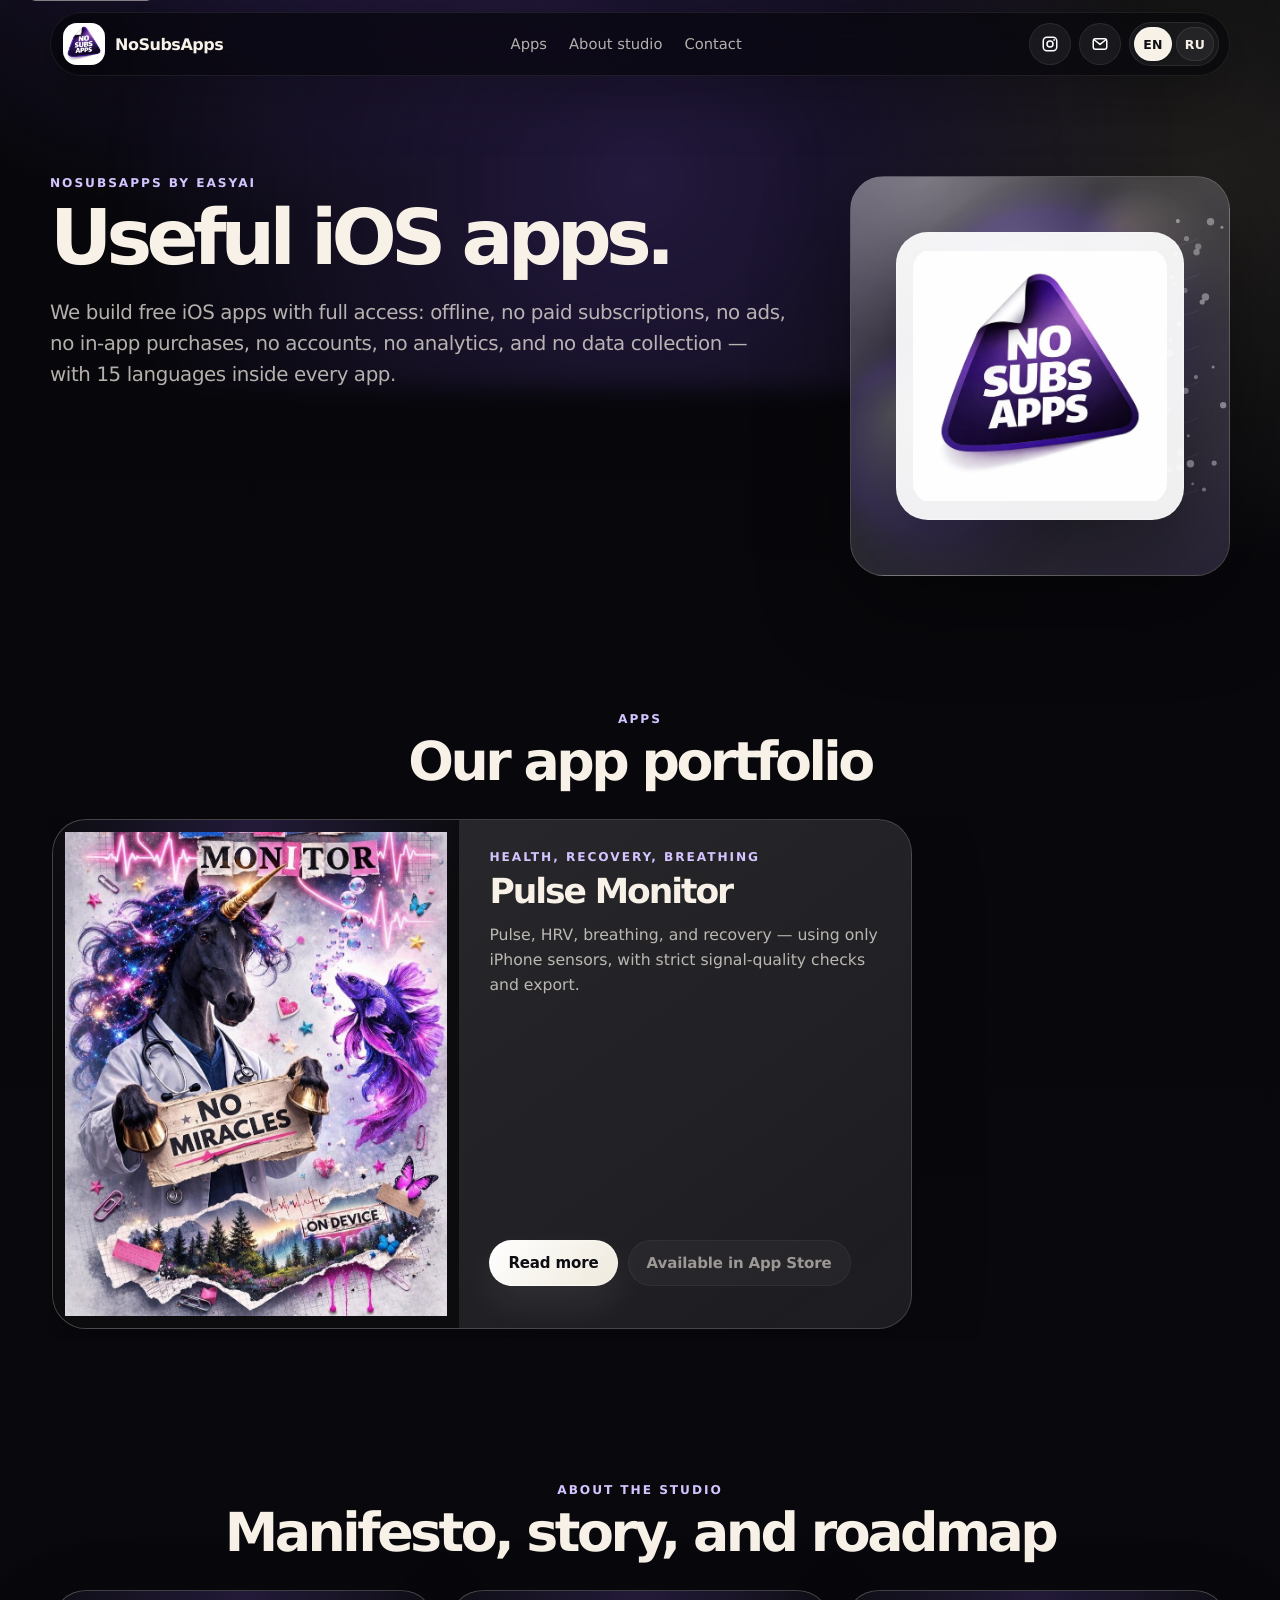
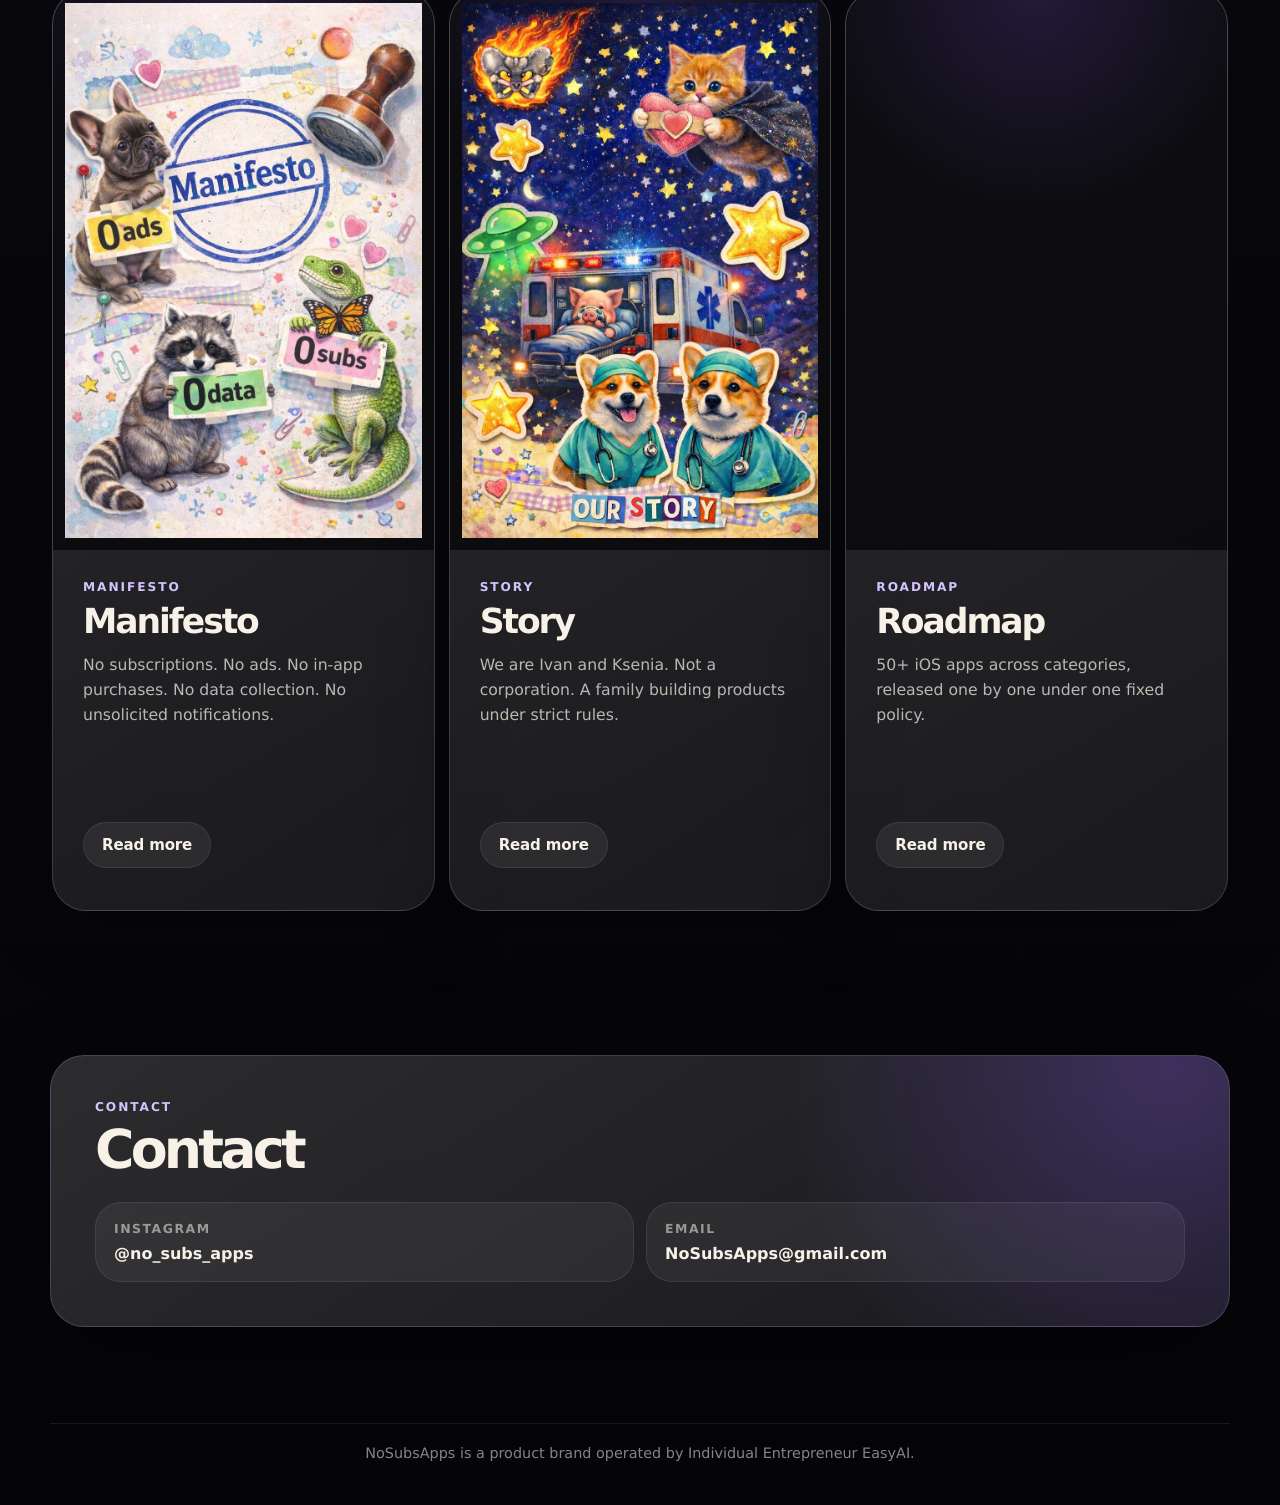
<file: index.html>
<!doctype html>
<html lang="en">
<head>
  <meta charset="utf-8">
  <meta name="viewport" content="width=device-width, initial-scale=1, maximum-scale=1, user-scalable=no, viewport-fit=cover">
  <title>NoSubsApps — iOS apps without subscriptions, ads, or data collection</title>
  <meta name="description" content="NoSubsApps is the product studio by EasyAI building offline-first iOS apps with no subscriptions, no ads, no in-app purchases, and no data collection.">
  <meta name="theme-color" content="#07070b">
  <meta name="color-scheme" content="dark">
  <meta property="og:type" content="website">
  <meta property="og:site_name" content="NoSubsApps">
  <meta property="og:title" content="NoSubsApps — iOS apps without subscriptions, ads, or data collection">
  <meta property="og:description" content="Offline-first iOS apps. No subscriptions. No ads. No in-app purchases. No data collection.">
  <meta property="og:image" content="https://easyai.org.kz/assets/images/og-image.jpg">
  <meta property="og:url" content="https://easyai.org.kz/">
  <meta name="twitter:card" content="summary_large_image">
  <link rel="canonical" href="https://easyai.org.kz/">
  <link rel="icon" href="assets/icons/favicon.svg" type="image/svg+xml">
  <link rel="icon" href="assets/images/favicon-32.png" sizes="32x32" type="image/png">
  <link rel="apple-touch-icon" href="assets/images/apple-touch-icon.png">
  <link rel="manifest" href="site.webmanifest">
  <link rel="preload" href="assets/images/logo-sticker.jpg" as="image">
  <link rel="preload" href="assets/css/styles.css" as="style">
  <link rel="stylesheet" href="assets/css/styles.css">
</head>
<body>
  <a class="skip-link" href="#main">Skip to content</a>

  <header class="site-header" aria-label="Site header">
    <nav class="nav" aria-label="Primary navigation">
      <a class="brand" href="#top" aria-label="NoSubsApps home">
        <img class="brand-mark" src="assets/images/logo-sticker.jpg" alt="" width="42" height="42">
        <span class="brand-text">NoSubsApps</span>
      </a>

      <div class="nav-links" aria-label="Sections">
        <a id="navApps" href="#apps">Apps</a>
        <a id="navStudio" href="#studio">About studio</a>
        <a id="navContact" href="#contact">Contact</a>
      </div>

      <div class="nav-actions">
        <a class="round-link" data-instagram-link href="https://www.instagram.com/no_subs_apps" target="_blank" rel="noreferrer" aria-label="Instagram">
          <img src="assets/icons/instagram.svg" alt="" width="18" height="18">
        </a>
        <a class="round-link" data-email-link href="mailto:NoSubsApps@gmail.com" aria-label="Email">
          <img src="assets/icons/email.svg" alt="" width="18" height="18">
        </a>
        <div id="languageSwitcher" class="language-switcher" aria-label="Language switcher"></div>
      </div>
    </nav>
  </header>

  <main id="main">
    <section id="top" class="hero" aria-labelledby="heroTitle">
      <div class="shell hero-grid">
        <div class="hero-copy">
          <p id="heroKicker" class="eyebrow">NoSubsApps by EasyAI</p>
          <h1 id="heroTitle" class="hero-title">Useful iOS apps.</h1>
          <p id="heroLead" class="hero-lead">We build free iOS apps with full access: offline, no paid subscriptions, no ads, no in-app purchases, no accounts, no analytics, and no data collection — with 15 languages inside every app.</p>
        </div>

        <aside class="hero-visual" aria-label="NoSubsApps brand card">
          <div class="visual-card">
            <canvas id="luxuryCanvas" class="luxury-canvas" aria-hidden="true"></canvas>
            <div class="logo-stage">
              <div class="logo-frame">
                <img src="assets/images/logo-sticker.jpg" alt="NoSubsApps logo" width="1169" height="1151">
              </div>
            </div>
          </div>
        </aside>
      </div>
    </section>

    <section id="apps" class="apps" aria-labelledby="appsTitle">
      <div class="shell">
        <header class="section-head section-head-compact section-head-centered">
          <div>
            <p id="appsKicker" class="eyebrow">Apps</p>
            <h2 id="appsTitle">Our app portfolio</h2>
          </div>
        </header>

        <div class="carousel" data-carousel="apps">
          <div class="carousel-controls is-centered" aria-label="Apps carousel controls">
            <button class="carousel-button" type="button" data-carousel-prev aria-label="Previous">←</button>
            <div class="dots" data-carousel-dots aria-hidden="true"></div>
            <button class="carousel-button" type="button" data-carousel-next aria-label="Next">→</button>
          </div>
          <div id="appsTrack" class="carousel-track app-track" data-carousel-track tabindex="0" aria-label="Application portfolio"></div>
        </div>
      </div>
    </section>

    <section id="studio" class="journal" aria-labelledby="journalTitle">
      <div class="shell">
        <header class="section-head section-head-compact section-head-centered">
          <div>
            <p id="journalKicker" class="eyebrow">About the studio</p>
            <h2 id="journalTitle">Manifesto, story, and roadmap</h2>
          </div>
        </header>

        <div class="carousel" data-carousel="stories">
          <div class="carousel-controls is-centered" aria-label="Studio posts carousel controls">
            <button class="carousel-button" type="button" data-carousel-prev aria-label="Previous">←</button>
            <div class="dots" data-carousel-dots aria-hidden="true"></div>
            <button class="carousel-button" type="button" data-carousel-next aria-label="Next">→</button>
          </div>
          <div id="storiesTrack" class="carousel-track story-track" data-carousel-track tabindex="0" aria-label="Studio posts"></div>
        </div>
      </div>
    </section>

    <section id="contact" class="contact" aria-labelledby="contactTitle">
      <div class="shell">
        <div class="contact-panel">
          <p id="contactKicker" class="eyebrow">Contact</p>
          <h2 id="contactTitle">Contact</h2>

          <div class="contact-grid">
            <a class="contact-card" data-instagram-link href="https://www.instagram.com/no_subs_apps" target="_blank" rel="noreferrer">
              <span id="contactInstagramLabel">Instagram</span>
              <strong>@no_subs_apps</strong>
            </a>
            <a class="contact-card" data-email-link href="mailto:NoSubsApps@gmail.com">
              <span id="contactEmailLabel">Email</span>
              <strong>NoSubsApps@gmail.com</strong>
            </a>
          </div>
        </div>
      </div>
    </section>
  </main>

  <footer class="site-footer">
    <div class="footer-inner">
      <p id="footerLegal">NoSubsApps is a product brand operated by Individual Entrepreneur EasyAI.</p>
    </div>
  </footer>

  <script src="assets/js/data/site-content.js"></script>
  <script src="assets/js/data/apps.js"></script>
  <script src="assets/js/data/stories.js"></script>
  <script src="assets/js/luxury-scene.js"></script>
  <script src="assets/js/main.js"></script>
</body>
</html>
</file>
<file: assets/css/styles.css>
:root {
  color-scheme: dark;
  --bg: #07070b;
  --bg-2: #0d0c12;
  --panel: rgba(255, 255, 255, 0.075);
  --panel-strong: rgba(255, 255, 255, 0.12);
  --line: rgba(255, 255, 255, 0.14);
  --line-soft: rgba(255, 255, 255, 0.08);
  --text: #f7f1e8;
  --muted: rgba(247, 241, 232, 0.72);
  --quiet: rgba(247, 241, 232, 0.54);
  --violet: #8b5cf6;
  --violet-2: #d4c4ff;
  --gold: #e7d7a6;
  --ink: #101014;
  --shell: min(1180px, calc(100vw - clamp(24px, 5vw, 72px)));
  --radius-xl: 34px;
  --radius-lg: 26px;
  --radius-md: 18px;
  --shadow: 0 28px 90px rgba(0, 0, 0, 0.42);
  --font: Inter, ui-sans-serif, system-ui, -apple-system, BlinkMacSystemFont, "SF Pro Display", "Segoe UI", sans-serif;
}

* {
  box-sizing: border-box;
}

html {
  scroll-behavior: smooth;
  background: var(--bg);
  overflow-x: clip;
}

body {
  min-width: 320px;
  margin: 0;
  overflow-x: clip;
  font-family: var(--font);
  background:
    radial-gradient(circle at 18% -10%, rgba(139, 92, 246, 0.28), transparent 33rem),
    radial-gradient(circle at 94% 6%, rgba(231, 215, 166, 0.12), transparent 24rem),
    linear-gradient(180deg, #07070b 0%, #09080d 45%, #050509 100%);
  color: var(--text);
  text-rendering: geometricPrecision;
  -webkit-font-smoothing: antialiased;
}

img,
svg,
canvas {
  display: block;
  max-width: 100%;
}

a {
  color: inherit;
  text-decoration: none;
}

button,
a {
  -webkit-tap-highlight-color: transparent;
}

button {
  font: inherit;
}

.skip-link {
  position: fixed;
  left: 16px;
  top: 16px;
  z-index: 999;
  transform: translateY(-140%);
  border-radius: 999px;
  padding: 10px 14px;
  background: var(--text);
  color: var(--ink);
  transition: transform 160ms ease;
}

.skip-link:focus {
  transform: translateY(0);
}

.shell {
  width: var(--shell);
  margin-inline: auto;
}

.site-header {
  position: sticky;
  top: 0;
  z-index: 50;
  padding: 12px 0;
}

.nav {
  width: var(--shell);
  margin-inline: auto;
  display: flex;
  align-items: center;
  justify-content: space-between;
  gap: 18px;
  border: 1px solid var(--line-soft);
  border-radius: 999px;
  padding: 9px 10px 9px 12px;
  background: rgba(8, 8, 12, 0.74);
  box-shadow: 0 18px 60px rgba(0, 0, 0, 0.28);
  backdrop-filter: blur(20px) saturate(150%);
}

.brand {
  display: inline-flex;
  min-width: 0;
  align-items: center;
  gap: 10px;
  font-weight: 760;
  letter-spacing: -0.03em;
}

.brand-mark {
  width: 42px;
  height: 42px;
  border-radius: 14px;
  object-fit: cover;
  box-shadow: inset 0 0 0 1px rgba(255, 255, 255, 0.2), 0 10px 30px rgba(0, 0, 0, 0.22);
}

.brand-text {
  white-space: nowrap;
}

.nav-links {
  display: flex;
  align-items: center;
  justify-content: center;
  gap: clamp(10px, 1.8vw, 22px);
  color: var(--muted);
  font-size: 0.92rem;
}

.nav-links a,
.contact-card,
.footer-inner a {
  transition: color 160ms ease, transform 170ms ease, border-color 170ms ease, background 170ms ease;
}

.nav-links a:hover,
.nav-links a:focus-visible,
.contact-card:hover,
.contact-card:focus-visible,
.footer-inner a:hover,
.footer-inner a:focus-visible {
  color: var(--text);
}

.nav-actions {
  display: flex;
  flex: 0 0 auto;
  align-items: center;
  gap: 8px;
}

.round-link,
.lang-button,
.carousel-button,
.button {
  border: 1px solid var(--line-soft);
  background: rgba(255, 255, 255, 0.06);
  color: var(--text);
  transition: transform 170ms ease, border-color 170ms ease, background 170ms ease, opacity 170ms ease, color 170ms ease;
}

.round-link {
  width: 42px;
  height: 42px;
  display: inline-grid;
  place-items: center;
  border-radius: 50%;
}

.round-link img {
  width: 18px;
  height: 18px;
}

.language-switcher {
  display: inline-flex;
  align-items: center;
  gap: 4px;
  border: 1px solid var(--line-soft);
  border-radius: 999px;
  padding: 4px;
  background: rgba(255, 255, 255, 0.055);
}

.lang-button {
  min-width: 38px;
  height: 34px;
  border-radius: 999px;
  cursor: pointer;
  font-size: 0.78rem;
  font-weight: 760;
  letter-spacing: 0.03em;
}

.lang-button.is-active {
  border-color: rgba(255, 255, 255, 0.38);
  background: var(--text);
  color: var(--ink);
}

.round-link:hover,
.round-link:focus-visible,
.lang-button:hover,
.lang-button:focus-visible,
.carousel-button:hover:not(:disabled),
.carousel-button:focus-visible:not(:disabled),
.button:hover,
.button:focus-visible,
.contact-card:hover,
.contact-card:focus-visible {
  transform: translateY(-1px);
  border-color: rgba(255, 255, 255, 0.32);
  background: rgba(255, 255, 255, 0.11);
}

.hero {
  position: relative;
  padding: clamp(44px, 7vw, 88px) 0 clamp(34px, 7vw, 64px);
}

.hero::before {
  content: "";
  position: absolute;
  inset: -120px -20vw auto;
  height: 420px;
  background: radial-gradient(circle, rgba(139, 92, 246, 0.22), transparent 58%);
  pointer-events: none;
  filter: blur(12px);
}

.hero-grid {
  position: relative;
  display: grid;
  grid-template-columns: minmax(0, 1.1fr) minmax(280px, 380px);
  align-items: start;
  gap: clamp(26px, 5vw, 72px);
}

.eyebrow,
.card-kicker {
  margin: 0;
  color: var(--violet-2);
  font-size: 0.76rem;
  font-weight: 820;
  letter-spacing: 0.16em;
  text-transform: uppercase;
}

.hero-title {
  max-width: 720px;
  margin: 14px 0 0;
  font-size: clamp(3rem, 6vw, 5.3rem);
  line-height: 0.92;
  letter-spacing: -0.075em;
  text-wrap: balance;
}

.hero-lead {
  max-width: 760px;
  margin: 22px 0 0;
  color: var(--muted);
  font-size: clamp(1.03rem, 1.55vw, 1.28rem);
  line-height: 1.58;
  letter-spacing: -0.02em;
}

.hero-visual {
  position: relative;
  justify-self: end;
  width: min(100%, 380px);
}

.visual-card {
  position: relative;
  isolation: isolate;
  overflow: hidden;
  min-height: 400px;
  border: 1px solid rgba(255, 255, 255, 0.16);
  border-radius: var(--radius-xl);
  background:
    linear-gradient(145deg, rgba(255, 255, 255, 0.15), rgba(255, 255, 255, 0.04)),
    radial-gradient(circle at 20% 0%, rgba(255, 255, 255, 0.22), transparent 34%),
    rgba(255, 255, 255, 0.055);
  box-shadow: var(--shadow);
}

.visual-card::before {
  content: "";
  position: absolute;
  inset: 0;
  background: linear-gradient(135deg, rgba(255, 255, 255, 0.14), transparent 34%, rgba(139, 92, 246, 0.1));
  pointer-events: none;
  z-index: 1;
}

.luxury-canvas {
  position: absolute;
  inset: 0;
  width: 100%;
  height: 100%;
  opacity: 0.86;
}

.logo-stage {
  position: absolute;
  inset: 18px;
  z-index: 2;
  display: grid;
  place-items: center;
}

.logo-frame {
  width: min(84%, 296px);
  aspect-ratio: 1;
  display: grid;
  place-items: center;
  border: 1px solid rgba(255, 255, 255, 0.22);
  border-radius: 32px;
  padding: 16px;
  background: rgba(255, 255, 255, 0.93);
  box-shadow: 0 30px 70px rgba(0, 0, 0, 0.34);
}

.logo-frame img {
  width: 100%;
  height: 100%;
  object-fit: contain;
  border-radius: 20px;
}

section {
  position: relative;
  padding: clamp(34px, 6vw, 72px) 0;
}

.section-head {
  display: grid;
  grid-template-columns: minmax(0, 1fr);
  gap: 10px;
  margin-bottom: clamp(18px, 4vw, 28px);
}

.section-head-centered {
  text-align: center;
}

.section-head-compact h2 {
  margin: 10px 0 0;
  font-size: clamp(2rem, 4.2vw, 3.4rem);
  line-height: 0.98;
  letter-spacing: -0.065em;
  text-wrap: balance;
}

.carousel {
  margin-top: 18px;
}

.carousel-controls {
  display: flex;
  align-items: center;
  justify-content: center;
  gap: 12px;
  margin-bottom: 14px;
}

.carousel.is-static .carousel-controls,
.carousel-controls[hidden] {
  display: none;
}

.carousel-button {
  width: 42px;
  height: 42px;
  display: inline-grid;
  place-items: center;
  border-radius: 50%;
  cursor: pointer;
}

.carousel-button:disabled {
  cursor: default;
  opacity: 0.32;
}

.dots {
  display: inline-flex;
  align-items: center;
  gap: 6px;
}

.dot {
  width: 7px;
  height: 7px;
  border: 0;
  border-radius: 999px;
  padding: 0;
  background: rgba(255, 255, 255, 0.24);
  cursor: pointer;
  transition: width 160ms ease, background 160ms ease;
}

.dot.is-active {
  width: 22px;
  background: rgba(255, 255, 255, 0.82);
}

.carousel-track {
  display: flex;
  gap: 16px;
  overflow-x: auto;
  overflow-y: hidden;
  scroll-snap-type: x mandatory;
  scroll-padding-inline: 2px;
  padding: 2px 2px 10px;
  scrollbar-width: none;
  -webkit-overflow-scrolling: touch;
}

.carousel-track::-webkit-scrollbar {
  display: none;
}

.snap-card {
  scroll-snap-align: start;
  scroll-snap-stop: always;
}

.app-card,
.story-card {
  overflow: hidden;
  border: 1px solid rgba(255, 255, 255, 0.15);
  border-radius: var(--radius-xl);
  background:
    linear-gradient(145deg, rgba(255, 255, 255, 0.1), rgba(255, 255, 255, 0.035)),
    rgba(255, 255, 255, 0.048);
  box-shadow: 0 22px 70px rgba(0, 0, 0, 0.25);
}

.app-card {
  flex: 0 0 min(860px, calc(100vw - 42px));
  display: grid;
  grid-template-columns: minmax(260px, 0.9fr) minmax(0, 1fr);
}

.app-media,
.story-media {
  display: grid;
  place-items: center;
  background:
    radial-gradient(circle at 50% 0%, rgba(139, 92, 246, 0.18), transparent 38%),
    rgba(10, 10, 14, 0.92);
}

.app-media {
  min-height: 420px;
}

.story-media {
  min-height: 340px;
}

.app-media img,
.story-media img {
  width: 100%;
  height: 100%;
  object-fit: contain;
  padding: 12px;
}

.app-copy,
.story-copy {
  min-width: 0;
  display: grid;
  align-content: start;
  grid-template-rows: auto auto auto 1fr auto;
  gap: 12px;
  padding: clamp(20px, 2.4vw, 30px);
}

.app-copy h3,
.story-copy h3 {
  margin: 0;
  font-size: clamp(1.6rem, 2.7vw, 2.5rem);
  line-height: 0.98;
  letter-spacing: -0.06em;
}

.app-summary,
.story-summary {
  margin: 0;
  color: var(--muted);
  font-size: 0.98rem;
  line-height: 1.6;
}

.detail-panel {
  display: none;
  min-height: 0;
  max-height: 230px;
  overflow: auto;
  padding-right: 6px;
  color: var(--muted);
}

.detail-panel p {
  margin: 0 0 12px;
  font-size: 0.95rem;
  line-height: 1.58;
}

.detail-panel p:last-child {
  margin-bottom: 0;
}

.detail-panel.is-visible {
  display: block;
}

.card-actions {
  display: flex;
  align-items: center;
  flex-wrap: wrap;
  gap: 10px;
  margin-top: auto;
}

.button {
  min-height: 46px;
  display: inline-flex;
  align-items: center;
  justify-content: center;
  gap: 8px;
  border-radius: 999px;
  padding: 0 18px;
  cursor: pointer;
  font-size: 0.94rem;
  font-weight: 760;
  letter-spacing: -0.01em;
}

.button-primary {
  border-color: rgba(255, 255, 255, 0.42);
  background: linear-gradient(135deg, #ffffff 0%, #efe9dc 100%);
  color: #0d0d12;
  box-shadow: 0 16px 38px rgba(255, 255, 255, 0.08);
}

.button-store {
  background: rgba(255, 255, 255, 0.065);
  color: var(--text);
}

.button-store.is-disabled {
  opacity: 0.58;
  cursor: default;
}

.story-track {
  gap: 14px;
}

.story-card {
  flex: 0 0 clamp(286px, 30vw, 370px);
  display: grid;
  grid-template-rows: auto 1fr;
}

.story-copy {
  min-height: 360px;
}

.contact-panel {
  position: relative;
  overflow: hidden;
  border: 1px solid rgba(255, 255, 255, 0.15);
  border-radius: var(--radius-xl);
  padding: clamp(24px, 5vw, 44px);
  background:
    radial-gradient(circle at 95% 5%, rgba(139, 92, 246, 0.28), transparent 24rem),
    linear-gradient(145deg, rgba(255, 255, 255, 0.11), rgba(255, 255, 255, 0.04)),
    rgba(255, 255, 255, 0.046);
  box-shadow: var(--shadow);
}

.contact-panel h2 {
  margin: 10px 0 0;
  font-size: clamp(2rem, 4.2vw, 3.4rem);
  line-height: 0.98;
  letter-spacing: -0.07em;
}

.contact-grid {
  display: grid;
  grid-template-columns: repeat(2, minmax(0, 1fr));
  gap: 12px;
  margin-top: 26px;
}

.contact-card {
  min-width: 0;
  border: 1px solid var(--line-soft);
  border-radius: var(--radius-lg);
  padding: 18px;
  background: rgba(255, 255, 255, 0.055);
}

.contact-card span {
  display: block;
  color: var(--quiet);
  font-size: 0.78rem;
  font-weight: 760;
  letter-spacing: 0.12em;
  text-transform: uppercase;
}

.contact-card strong {
  display: inline-block;
  margin-top: 8px;
  overflow-wrap: anywhere;
  font-size: 1rem;
  font-weight: 760;
}

.site-footer {
  padding: 24px 0 40px;
  color: var(--quiet);
}

.footer-inner {
  width: var(--shell);
  margin-inline: auto;
  display: flex;
  align-items: center;
  justify-content: center;
  gap: 18px;
  border-top: 1px solid var(--line-soft);
  padding-top: 20px;
  font-size: 0.9rem;
  line-height: 1.45;
  text-align: center;
}

.footer-inner p {
  margin: 0;
}

.empty-state {
  width: 100%;
  padding: 24px;
  border: 1px dashed var(--line-soft);
  border-radius: var(--radius-lg);
  color: var(--muted);
  text-align: center;
}

@media (min-width: 1081px) {
  .story-track {
    display: grid;
    grid-template-columns: repeat(3, minmax(0, 1fr));
    overflow: visible;
    padding-bottom: 0;
  }

  .story-card {
    flex: none;
  }
}

@media (max-width: 1080px) {
  .nav {
    display: grid;
    grid-template-columns: minmax(0, 1fr) auto;
    grid-template-areas:
      "brand actions"
      "links links";
    align-items: center;
    gap: 12px;
    border-radius: 28px;
    padding: 12px;
  }

  .brand {
    grid-area: brand;
  }

  .nav-actions {
    grid-area: actions;
    justify-self: end;
  }

  .nav-links {
    grid-area: links;
    justify-content: flex-start;
    flex-wrap: wrap;
    gap: 16px;
    font-size: 0.88rem;
  }

  .hero-grid {
    grid-template-columns: 1fr;
  }

  .hero-copy {
    text-align: center;
  }

  .hero-lead,
  .hero-title {
    margin-inline: auto;
  }

  .hero-visual {
    justify-self: center;
    width: min(100%, 360px);
  }

  .app-card {
    grid-template-columns: 1fr;
  }

  .app-media {
    min-height: 380px;
  }

  .story-track {
    display: flex;
  }
}

@media (max-width: 720px) {
  :root {
    --shell: min(100vw - 16px, calc(100vw - 16px));
  }

  .site-header {
    padding: 8px 0;
  }

  .nav {
    gap: 10px;
    border-radius: 24px;
    padding: 10px;
  }

  .brand-text {
    font-size: 0.92rem;
  }

  .nav-links {
    gap: 12px;
    font-size: 0.84rem;
  }

  .round-link {
    width: 38px;
    height: 38px;
  }

  .lang-button {
    min-width: 34px;
    height: 32px;
  }

  .hero {
    padding-top: 30px;
  }

  .hero-title {
    font-size: clamp(2.45rem, 10vw, 3.6rem);
  }

  .hero-lead {
    font-size: 0.98rem;
  }

  .visual-card {
    min-height: 320px;
  }

  .logo-frame {
    width: min(76%, 220px);
    border-radius: 24px;
  }

  .section-head-compact h2,
  .contact-panel h2 {
    font-size: clamp(1.8rem, 8vw, 2.45rem);
  }

  .carousel-controls {
    margin-bottom: 10px;
  }

  .app-card {
    flex-basis: calc(100vw - 20px);
  }

  .app-media {
    min-height: 280px;
  }

  .app-copy,
  .story-copy {
    padding: 18px;
  }

  .app-copy h3,
  .story-copy h3 {
    font-size: clamp(1.45rem, 7vw, 2rem);
  }

  .detail-panel {
    max-height: 190px;
  }

  .story-card {
    flex-basis: calc(100vw - 20px);
  }

  .story-media {
    min-height: 280px;
  }

  .story-copy {
    min-height: 300px;
  }

  .contact-grid {
    grid-template-columns: 1fr;
  }

  .footer-inner {
    font-size: 0.84rem;
  }
}
</file>
